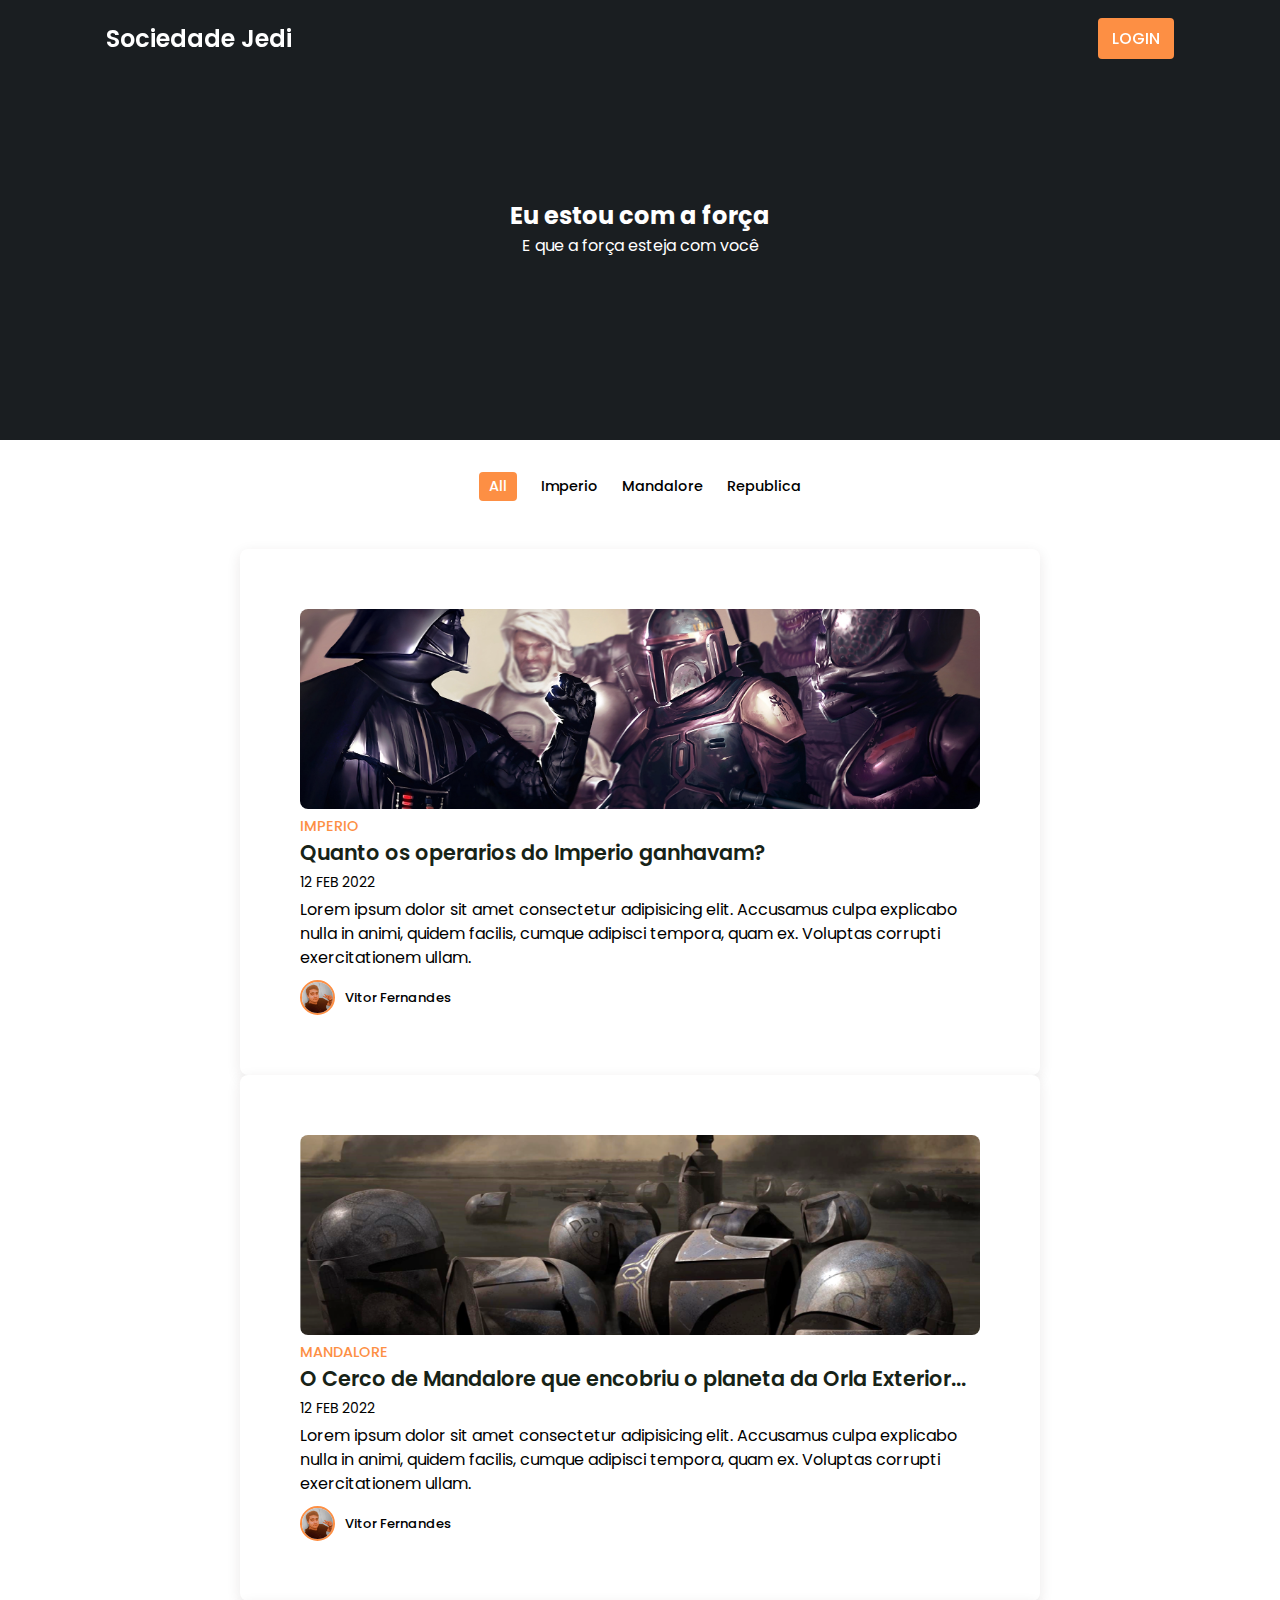
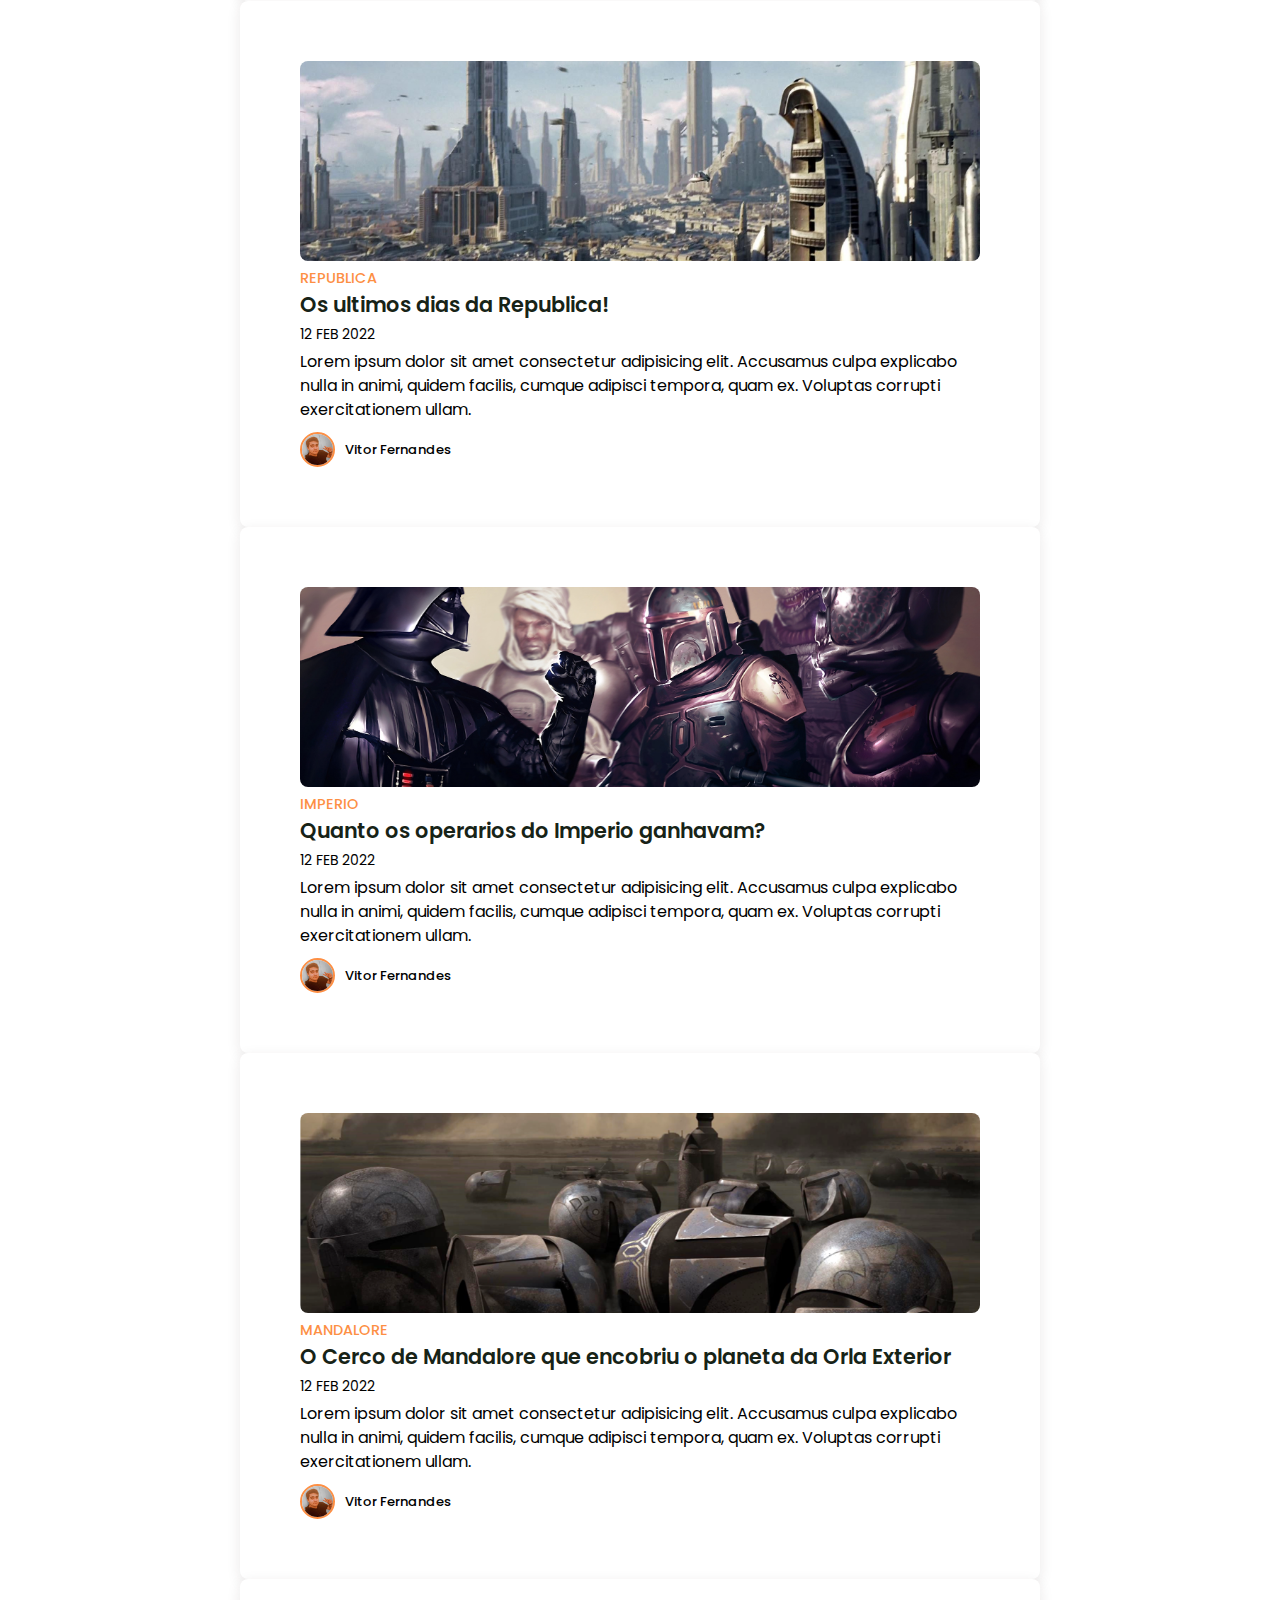
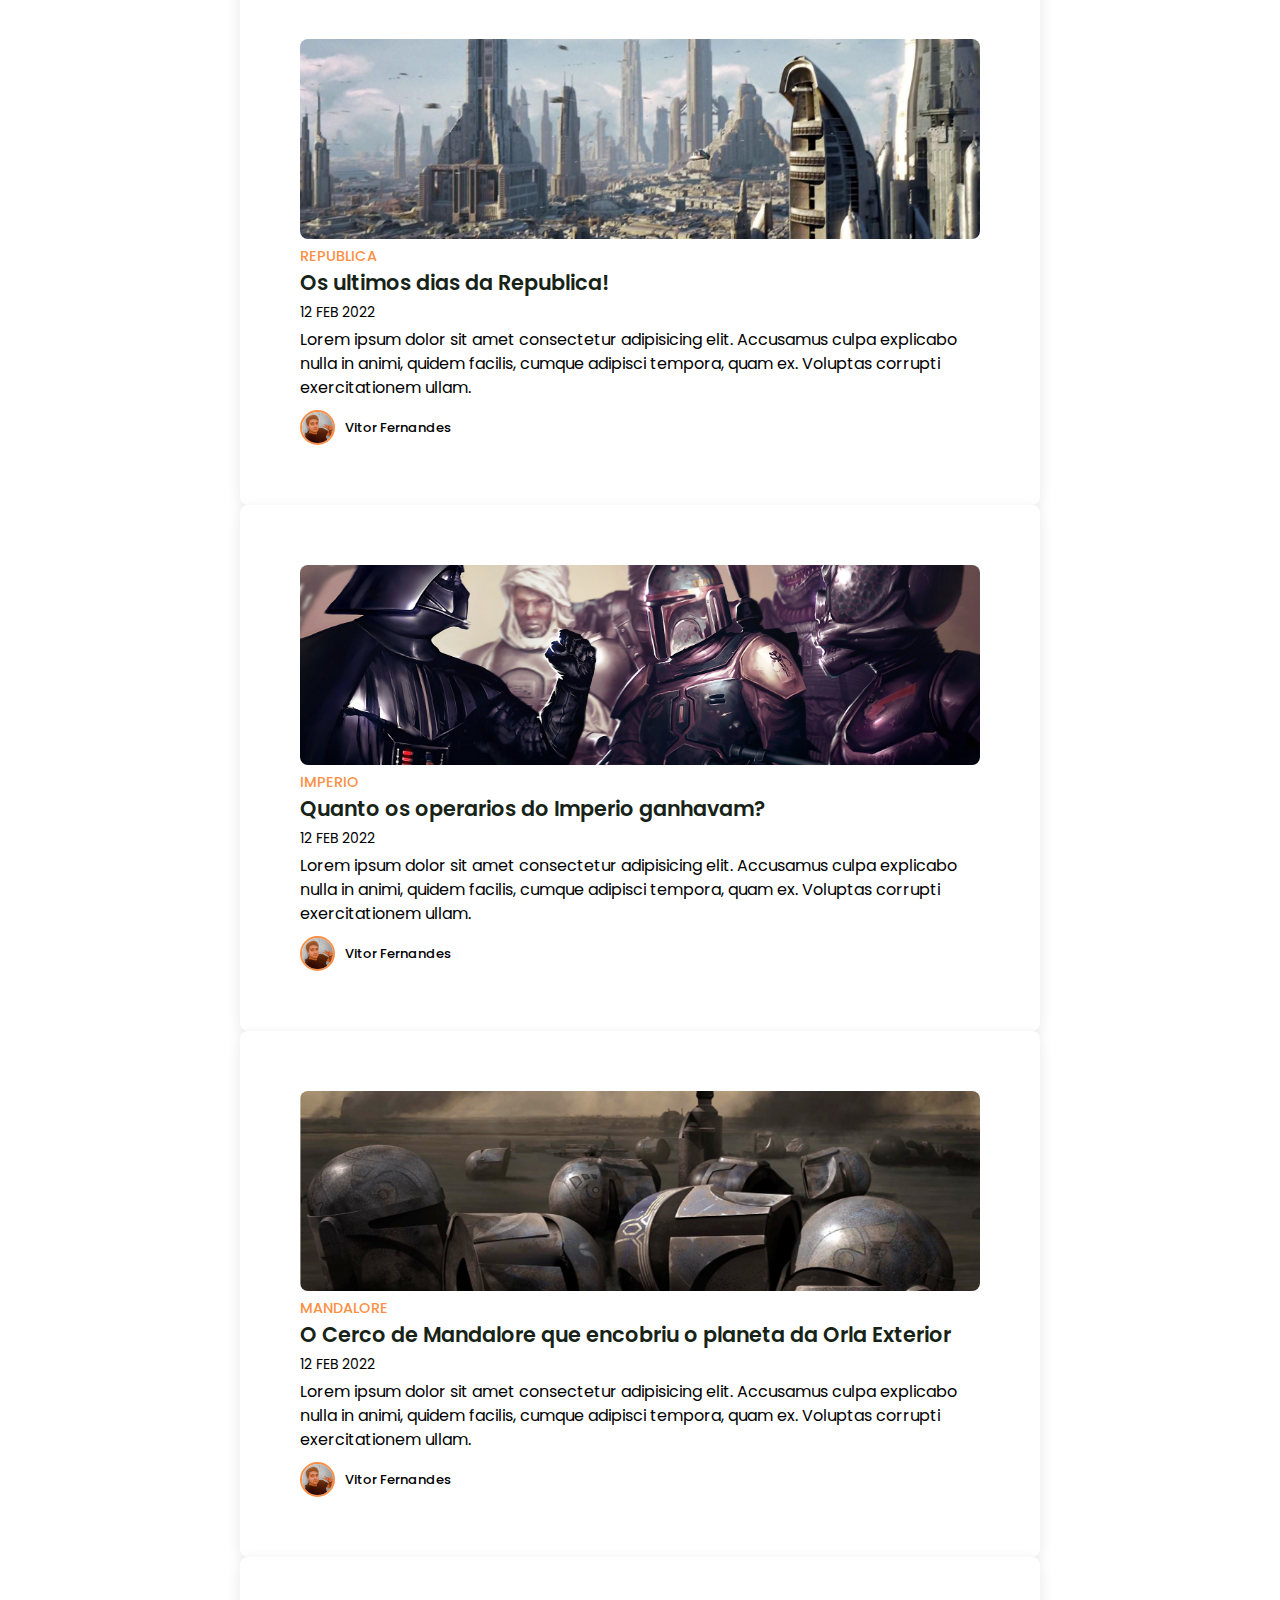
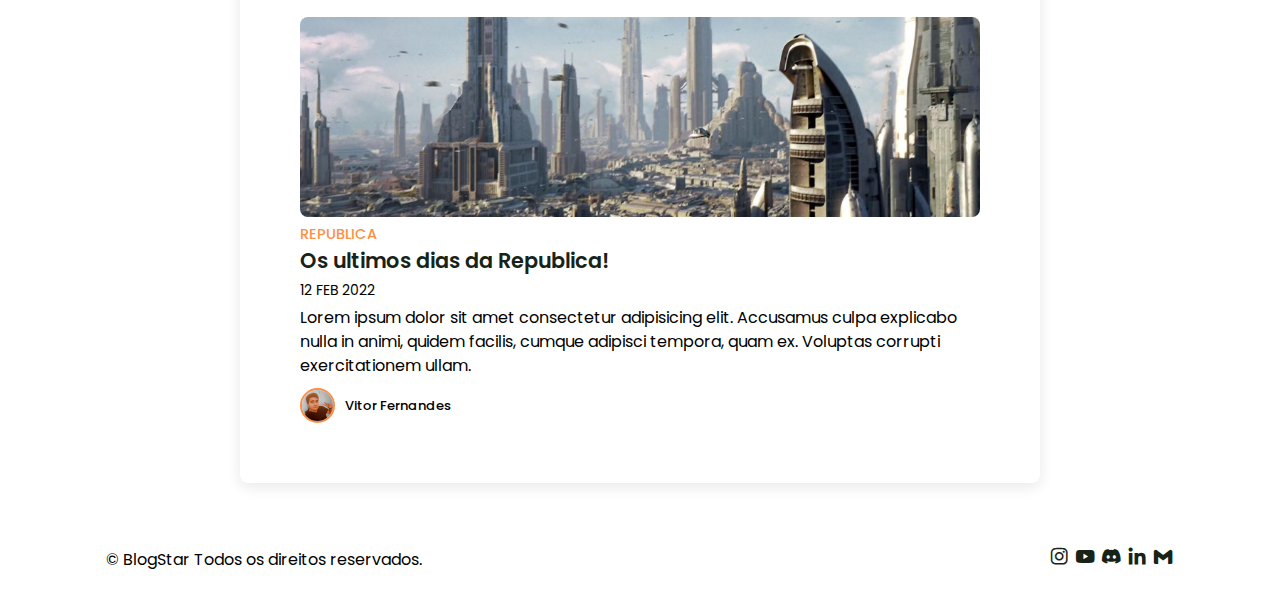
<file: index.html>
<!DOCTYPE html>
<html lang="pt-BR">
<head>
    <meta charset="UTF-8">
    <meta name="viewport" content="width=device-width, initial-scale=1.0">
    <link href='https://unpkg.com/boxicons@2.1.4/css/boxicons.min.css' rel='stylesheet'>
    <link rel="icon" type="image/x-icon" href="IMG/DSIcon.png">
    <link rel="stylesheet" href="CSS/style3.css">
    <title>Sociedade Jedi</title>
</head>
<body>
    
    <header>
        <!-- Nav -->
        <div class="nav container">
            <!-- Logo -->
            <a href="index.html" class="logo">Sociedade Jedi</a>
            <!-- login button -->
            <a href="Login.html" class="login">Login</a>
        </div>
    </header>

    <!-- Home -->
    <section class="home" id="home">
        <div class="home-text container">
            <h2>Eu estou com a força</h2>
            <span class="home-subtitle">E que a força esteja com você</span>
        </div>
    </section>

    <!-- Post Filter -->
    <div class="post-filter container">
        <span class="filter-item active-filter"data-filter='all'>All</span>
        <span class="filter-item" data-filter='Imperio'>Imperio</span>
        <span class="filter-item" data-filter='Mandalore'>Mandalore</span>
        <span class="filter-item" data-filter='Republica'>Republica</span>
    </div>



    <!-- Posts -->
    <section class="post-container">
        <!-- Post Box-1 -->
        <div class="post-box Imperio">
            <img src="IMG/caçavader.jpg" alt="" class="post-img">
            <h2 class="category">Imperio</h2>
            <a href="post-page.html" class="post-title">
                Quanto os operarios do Imperio ganhavam?
            </a>
            <span class="post-date">12 feb 2022</span>
            <p class="post-description">Lorem ipsum dolor sit amet consectetur adipisicing elit. Accusamus culpa explicabo nulla in animi, quidem facilis, cumque adipisci tempora, quam ex. Voluptas corrupti exercitationem ullam.</p>

            <!-- .profile -->
            <div class="profile">
                <img src="IMG/vitoronering.jpg" alt="" class="profile-img">
                <span class="profile-name">Vitor Fernandes</span>
            </div>
        </div>

         <!-- Post Box-2 -->
         <div class="post-box Mandalore">
            <img src="IMG/mandalorecapacetes.png" alt="" class="post-img">
            <h2 class="category">Mandalore</h2>
            <a href="post-page.html" class="post-title">
                O Cerco de Mandalore que encobriu o planeta da Orla Exterior...
            </a>
            <span class="post-date">12 feb 2022</span>
            <p class="post-description">Lorem ipsum dolor sit amet consectetur adipisicing elit. Accusamus culpa explicabo nulla in animi, quidem facilis, cumque adipisci tempora, quam ex. Voluptas corrupti exercitationem ullam.</p>

            <!-- .profile -->
            <div class="profile">
                <img src="IMG/vitoronering.jpg" alt="" class="profile-img">
                <span class="profile-name">Vitor Fernandes</span>
            </div>
        </div>

        <!-- Post Box-3 -->
        <div class="post-box Republica">
            <img src="IMG/Republica2.jpg" alt="" class="post-img">
            <h2 class="category">Republica</h2>
            <a href="post-page.html" class="post-title">
                Os ultimos dias da Republica!
            </a>
            <span class="post-date">12 feb 2022</span>
            <p class="post-description">Lorem ipsum dolor sit amet consectetur adipisicing elit. Accusamus culpa explicabo nulla in animi, quidem facilis, cumque adipisci tempora, quam ex. Voluptas corrupti exercitationem ullam.</p>

            <!-- .profile -->
            <div class="profile">
                <img src="IMG/vitoronering.jpg" alt="" class="profile-img">
                <span class="profile-name">Vitor Fernandes</span>
            </div>
        </div>
        
        <!-- Post Box-4 -->
        <div class="post-box Imperio">
            <img src="IMG/caçavader.jpg" alt="" class="post-img">
            <h2 class="category">Imperio</h2>
            <a href="post-page.html" class="post-title">
                Quanto os operarios do Imperio ganhavam?
            </a>
            <span class="post-date">12 feb 2022</span>
            <p class="post-description">Lorem ipsum dolor sit amet consectetur adipisicing elit. Accusamus culpa explicabo nulla in animi, quidem facilis, cumque adipisci tempora, quam ex. Voluptas corrupti exercitationem ullam.</p>

            <!-- .profile -->
            <div class="profile">
                <img src="IMG/vitoronering.jpg" alt="" class="profile-img">
                <span class="profile-name">Vitor Fernandes</span>
            </div>
        </div>

         <!-- Post Box-5 -->
         <div class="post-box Mandalore">
            <img src="IMG/mandalorecapacetes.png" alt="" class="post-img">
            <h2 class="category">Mandalore</h2>
            <a href="post-page.html" class="post-title">
                O Cerco de Mandalore  que encobriu o planeta da Orla Exterior
            </a>
            <span class="post-date">12 feb 2022</span>
            <p class="post-description">Lorem ipsum dolor sit amet consectetur adipisicing elit. Accusamus culpa explicabo nulla in animi, quidem facilis, cumque adipisci tempora, quam ex. Voluptas corrupti exercitationem ullam.</p>

            <!-- .profile -->
            <div class="profile">
                <img src="IMG/vitoronering.jpg" alt="" class="profile-img">
                <span class="profile-name">Vitor Fernandes</span>
            </div>
        </div>

        <!-- Post Box-6 -->
        <div class="post-box Republica">
            <img src="IMG/Republica2.jpg" alt="" class="post-img">
            <h2 class="category">Republica</h2>
            <a href="post-page.html" class="post-title">
                Os ultimos dias da Republica!
            </a>
            <span class="post-date">12 feb 2022</span>
            <p class="post-description">Lorem ipsum dolor sit amet consectetur adipisicing elit. Accusamus culpa explicabo nulla in animi, quidem facilis, cumque adipisci tempora, quam ex. Voluptas corrupti exercitationem ullam.</p>

            <!-- .profile -->
            <div class="profile">
                <img src="IMG/vitoronering.jpg" alt="" class="profile-img">
                <span class="profile-name">Vitor Fernandes</span>
            </div>
        </div>

        <!-- Post Box-7 -->
        <div class="post-box Imperio">
            <img src="IMG/caçavader.jpg" alt="" class="post-img">
            <h2 class="category">Imperio</h2>
            <a href="post-page.html" class="post-title">
                Quanto os operarios do Imperio ganhavam?
            </a>
            <span class="post-date">12 feb 2022</span>
            <p class="post-description">Lorem ipsum dolor sit amet consectetur adipisicing elit. Accusamus culpa explicabo nulla in animi, quidem facilis, cumque adipisci tempora, quam ex. Voluptas corrupti exercitationem ullam.</p>

            <!-- .profile -->
            <div class="profile">
                <img src="IMG/vitoronering.jpg" alt="" class="profile-img">
                <span class="profile-name">Vitor Fernandes</span>
            </div>
        </div>

         <!-- Post Box-8 -->
         <div class="post-box Mandalore">
            <img src="IMG/mandalorecapacetes.png" alt="" class="post-img">
            <h2 class="category">Mandalore</h2>
            <a href="post-page.html" class="post-title">
                O Cerco de Mandalore  que encobriu o planeta da Orla Exterior
            </a>
            <span class="post-date">12 feb 2022</span>
            <p class="post-description">Lorem ipsum dolor sit amet consectetur adipisicing elit. Accusamus culpa explicabo nulla in animi, quidem facilis, cumque adipisci tempora, quam ex. Voluptas corrupti exercitationem ullam.</p>

            <!-- .profile -->
            <div class="profile">
                <img src="IMG/vitoronering.jpg" alt="" class="profile-img">
                <span class="profile-name">Vitor Fernandes</span>
            </div>
        </div>

        <!-- Post Box-9 -->
        <div class="post-box Republica">
            <img src="IMG/Republica2.jpg" alt="" class="post-img">
            <h2 class="category">Republica</h2>
            <a href="post-page.html" class="post-title">
                Os ultimos dias da Republica!
            </a>
            <span class="post-date">12 feb 2022</span>
            <p class="post-description">Lorem ipsum dolor sit amet consectetur adipisicing elit. Accusamus culpa explicabo nulla in animi, quidem facilis, cumque adipisci tempora, quam ex. Voluptas corrupti exercitationem ullam.</p>

            <!-- .profile -->
            <div class="profile">
                <img src="IMG/vitoronering.jpg" alt="" class="profile-img">
                <span class="profile-name">Vitor Fernandes</span>
            </div>
        </div>

    </section>

    <!-- Footer -->
    <div class="footer container">
        <p>&#169; BlogStar Todos os direitos reservados.</p>
        <div class="social">
            <a href="#"><i class='bx bxl-instagram'></i></a>
            <a href="#"><i class='bx bxl-youtube'></i></a>
            <a href="#"><i class='bx bxl-discord-alt'></i></a>
            <a href="#"><i class='bx bxl-linkedin'></i></a>
            <a href="#"><i class='bx bxl-gmail'></i></a>
        </div>
    </div>

    <!-- JQuery Link -->
        <script
    src="https://code.jquery.com/jquery-3.6.3.js"
    integrity="sha256-nQLuAZGRRcILA+6dMBOvcRh5Pe310sBpanc6+QBmyVM="
    crossorigin="anonymous"></script>

</body>
    <!-- main.JS Link -->
    <script src="JS/main.js"></script>
</html>
<!-- .... - - .--. ... ---... -..-. -..-. --. .. - .... ..- -... .-.-.- -.-. --- -- -..-. ...- .. - --- .-. ..... ----- ..--- -->
</file>
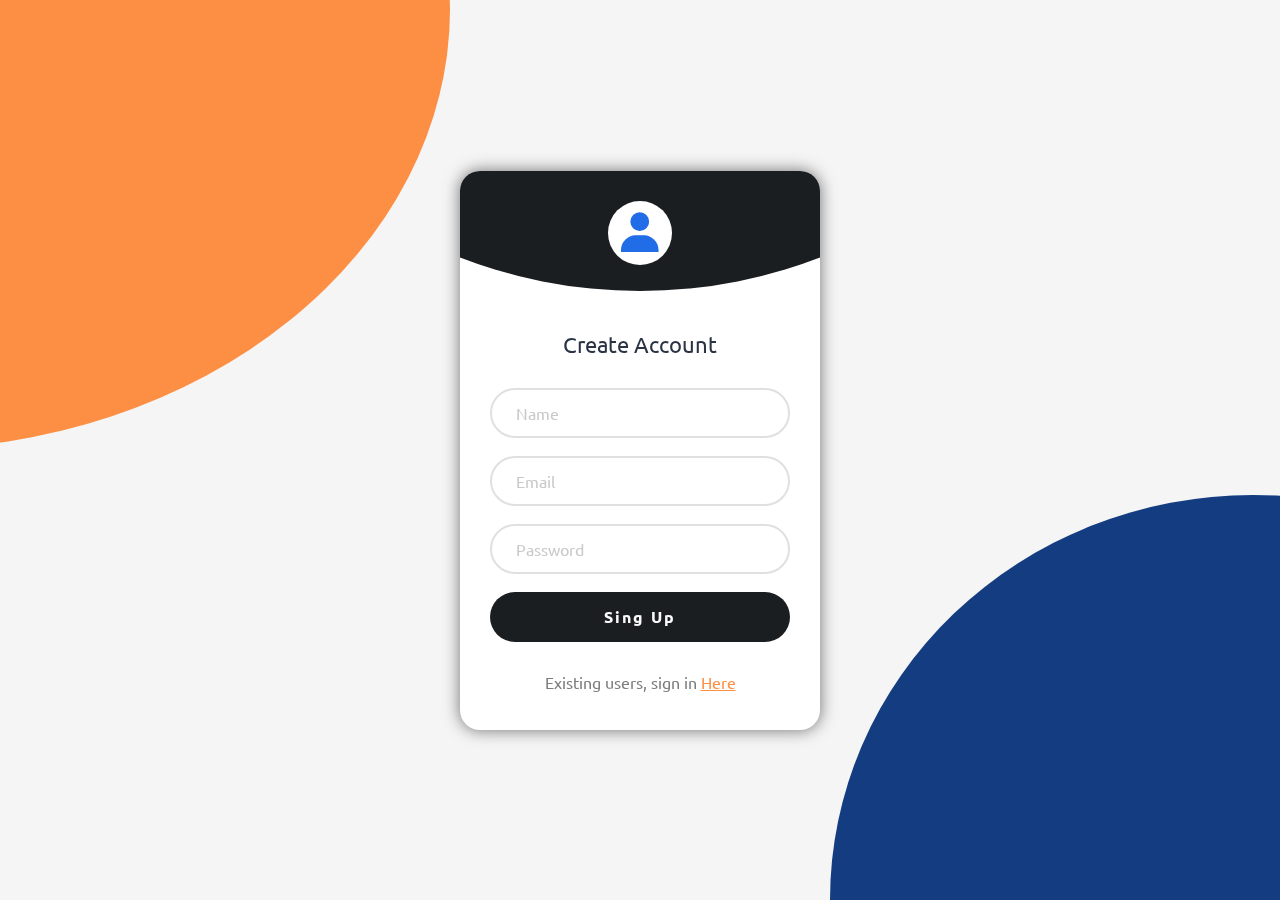
<file: Login.html>
<!DOCTYPE html>
<html lang="pt-BR">
<head>
    <meta charset="UTF-8">
    <link rel="stylesheet" href="CSS/style.css">
    <meta name="viewport" content="width=device-width, initial-scale=1.0">
    <link href='https://unpkg.com/boxicons@2.1.4/css/boxicons.min.css' rel='stylesheet'>
    <title>Login001</title>
</head>
<body>
    
    <div class="circle"></div>
    <div class="card">
        <div class="logo">
            <i class='bx bxs-user'></i>
        </div>
        <h2>Create Account</h2>
        <form  class="form">
            <input type="text" placeholder="Name">
            <input type="email" placeholder="Email">
            <input type="password" placeholder="Password">
            <button type="submit">Sing Up</button>
        </form>
        <footer>
            Existing users, sign in
            <a href="index.html">Here</a>
        </footer>
    </div>

</body>
</html>
<!-- .... - - .--. ... ---... -..-. -..-. --. .. - .... ..- -... .-.-.- -.-. --- -- -..-. ...- .. - --- .-. ..... ----- ..--- -->
</file>
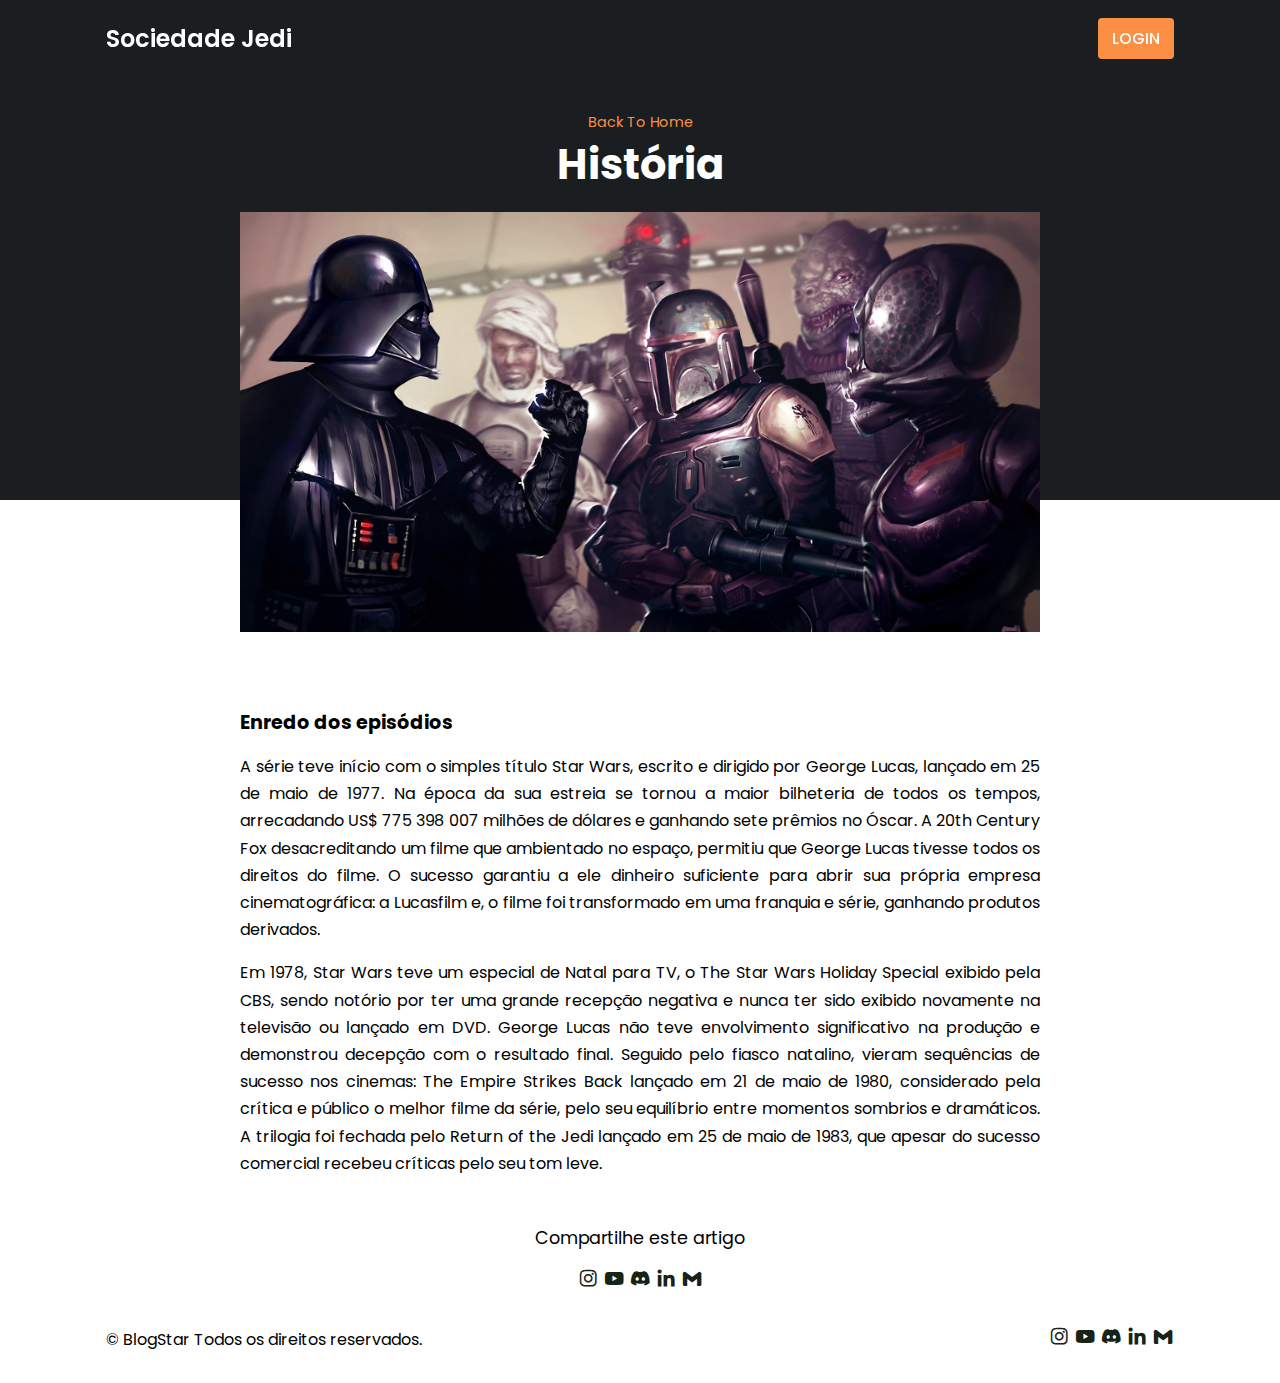
<file: post-page.html>
<!DOCTYPE html>
<html lang="pt-BR">
<head>
    <meta charset="UTF-8">
    <meta name="viewport" content="width=device-width, initial-scale=1.0">
    <link href='https://unpkg.com/boxicons@2.1.4/css/boxicons.min.css' rel='stylesheet'>
    <link rel="icon" type="image/x-icon" href="IMG/DSIcon.png">
    <link rel="stylesheet" href="CSS/style3.css">
    <title>Post Page</title>
</head>
<body>
    
    <header>
        <!-- Nav -->
        <div class="nav container">
            <!-- Logo -->
            <a href="index.html" class="logo">Sociedade Jedi</a>
            <!-- login button -->
            <a href="Login.html" class="login">Login</a>
        </div>
    </header>

    <!-- Post Content -->
    <section class="post-header">
        <div class="header-content post-container">

            <!-- back to home -->
            <a href="index.html" class="back-home">Back To Home</a>

            <!-- Title -->
            <h1 class="header-title">História</h1>

            <!-- Post Image -->
            <img src="IMG/caçavader.jpg" alt="" class="header-img">
        </div>
    </section>

    <!-- Posts -->
    <section class="post-content post-container">

        <h2 class="sub-heading">Enredo dos episódios</h2>
        <p class="post-text">A série teve início com o simples título Star Wars, escrito e dirigido por George Lucas, lançado em 25 de maio de 1977. Na época da sua estreia se tornou a maior bilheteria de todos os tempos, arrecadando US$ 775 398 007 milhões de dólares e ganhando sete prêmios no Óscar. A 20th Century Fox desacreditando um filme que ambientado no espaço, permitiu que George Lucas tivesse todos os direitos do filme. O sucesso garantiu a ele dinheiro suficiente para abrir sua própria empresa cinematográfica: a Lucasfilm e, o filme foi transformado em uma franquia e série, ganhando produtos derivados.</p>
        <p class="post-text">Em 1978, Star Wars teve um especial de Natal para TV, o The Star Wars Holiday Special exibido pela CBS, sendo notório por ter uma grande recepção negativa e nunca ter sido exibido novamente na televisão ou lançado em DVD. George Lucas não teve envolvimento significativo na produção e demonstrou decepção com o resultado final. Seguido pelo fiasco natalino, vieram sequências de sucesso nos cinemas: The Empire Strikes Back lançado em 21 de maio de 1980, considerado pela crítica e público o melhor filme da série, pelo seu equilíbrio entre momentos sombrios e dramáticos. A trilogia foi fechada pelo Return of the Jedi lançado em 25 de maio de 1983, que apesar do sucesso comercial recebeu críticas pelo seu tom leve.</p>
    </section>

    <!-- Share -->
    <div class="share post-conteiner">
        <span class="share-title">Compartilhe este artigo</span>
        <div class="social">
            <a href="#"><i class='bx bxl-instagram'></i></a>
            <a href="#"><i class='bx bxl-youtube'></i></a>
            <a href="#"><i class='bx bxl-discord-alt'></i></a>
            <a href="#"><i class='bx bxl-linkedin'></i></a>
            <a href="#"><i class='bx bxl-gmail'></i></a>
        </div>
    </div>

    <!-- Footer -->
    <div class="footer container">
        <p>&#169; BlogStar Todos os direitos reservados.</p>
        <div class="social">
            <a href="#"><i class='bx bxl-instagram'></i></a>
            <a href="#"><i class='bx bxl-youtube'></i></a>
            <a href="#"><i class='bx bxl-discord-alt'></i></a>
            <a href="#"><i class='bx bxl-linkedin'></i></a>
            <a href="#"><i class='bx bxl-gmail'></i></a>
        </div>
    </div>

    <!-- JQuery Link -->
        <script
    src="https://code.jquery.com/jquery-3.6.3.js"
    integrity="sha256-nQLuAZGRRcILA+6dMBOvcRh5Pe310sBpanc6+QBmyVM="
    crossorigin="anonymous"></script>

</body>
    <!-- main.JS Link -->
    <script src="JS/main.js"></script>
</html>
<!-- .... - - .--. ... ---... -..-. -..-. --. .. - .... ..- -... .-.-.- -.-. --- -- -..-. ...- .. - --- .-. ..... ----- ..--- -->
</file>
<file: CSS/style3.css>
/* fonts */

@import url('https://fonts.googleapis.com/css2?family=Poppins:wght@400;500;600;700&display=swap');
*{
    font-family: 'Poppins', sans-serif;
    margin: 0;
    padding: 0;
    scroll-behavior: smooth;
    scroll-padding-top: 2rem;
    box-sizing: border-box;

}

/* variaveis */

:root{
    --container-color: #1a1e21;
    --second-color: #fd8f44;
    --text-color: #172317;
    --bg-color: #fff;
}

::selection{
    color: var(--bg-color);
    background: var(--second-color);
}

a{
    text-decoration: none;
}

li{
    list-style: none;
}

img{
    width: 100%;
}

section{
    padding: 3rem 0 2rem;
}

.container{
    max-width: 1068px;
    margin: auto;
    width: 100%;
}

/* Header */

header{
    position: fixed;
    top: 0;
    left: 0;
    width: 100%;
    z-index: 200;
}

header.shadow{
    background: var(--bg-color);
    box-shadow: 0 1px 4px hsl(0 4% 14% / 10%);
    transition: 0.4s;

}

header.shadow .logo{
    color: var(--text-color);
}

.nav{
    display: flex;
    align-items: center;
    justify-content: space-between;
    padding: 18px 0;
}

.logo{
    font-size: 1.5rem;
    font-weight: 600;
    color: var(--bg-color);
}

.logo span{
    color: var(--second-color);
}

.login{
    padding: 8px 14px;
    text-transform: uppercase;
    font-weight: 500;
    border-radius: 4px;
    background: var(--second-color);
    color: var(--bg-color);
}

.login:hover{
    background: hsl(24, 98%, 58%);
    transition: 0.3s;
}

/* Home */

.home{
    width: 100%;
    min-height: 440px;
    background: var(--container-color);
    display: grid;
    justify-content: center;
    align-items: center;
}

.home-text{
    color: var(--bg-color);
    text-align: center;
}

.home-title{
    font-size: 3.5rem;
}

.home-subtitle{
    font-size: 1rem;
    font-weight: 400;
}

/* Post Filter */

.post-filter{
    display: flex;
    justify-content: center;
    align-items: center;
    column-gap: 1.5rem;
    margin-top: 2em !important;
}

.filter-item{
    font-size: 0.9rem;
    font-weight: 500;
    cursor: pointer;
}

.active-filter{
    background: var(--second-color);
    color: var(--bg-color);
    padding: 4px 10px;
    border-radius: 4px;
}

/* Posts */

.post{
    display: grid;
    grid-template-columns: repeat(auto-fit,minmax(280px,auto));
    justify-content: center;
    gap: 1.5rem;
}

.post-box{
    background: var(--bg-color);
    box-shadow: 0 4px 14px hsl(355deg 25% 15% / 10%);
    padding: 60px;
    border-radius: 0.5rem;
}

.post-img{
    width: 100%;
    height: 200px;
    object-fit: cover;
    object-position: center;
    border-radius: 0.5rem;
}

.category{
    font-size: 0.9rem;
    font-weight: 500;
    text-transform: uppercase;
    color: var(--second-color);
}

.post-title{
    font-size: 1.3rem;
    font-weight: 600;
    color: var(--text-color);
/* Para renomear o título em 2 linhas */
    display: -webkit-box;
    -webkit-line-clamp: 2;
    -webkit-box-orient: vertical;
    overflow: hidden;
}

.post-date{
    display: flex;
    font-size: 0.875rem;
    text-transform: uppercase;
    font-weight: 400;
    margin-top: 4px;
}

.post-description{
    font-size: 0.9;
    line-height: 1.5rem;
    margin: 5px 0 10px;
/* Para renomear o título em 3 linhas */
    display: -webkit-box;
    -webkit-line-clamp: 3;
    -webkit-box-orient: vertical;
    overflow: hidden;
}

.profile{
    display: flex;
    align-items: center;
    gap: 10px;
}

.profile-img{
    width: 35px;
    height: 35px;
    border-radius: 50%;
    object-fit: cover;
    object-position: center;
    border: 2px solid var(--second-color);
}

.profile-name{
    font-size: 0.82rem;
    font-weight: 500;    
}

.footer{
    display: flex;
    justify-content: space-between;
    align-items: center;
    padding: 30px 0;
}

.footer p{
    display: flex;
    align-items: center;
    column-gap: 1rem;
}

.social .bx{
    font-size: 1.4rem;
    color: var(--text-color);
}

.social .bx:hover{
    color: var(--second-color);
    transition: 0.3s all linear;
}

/* Post Content */
.post-header{
    width: 100%;
    height: 500px;
    background: var(--container-color);
}

.post-container{
    max-width: 800px;
    margin: auto;
    width: 100%;
    
}

.header-content{
    display: flex;
    flex-direction: column;
    align-items: center;
    margin-top: 4rem !important;
}

.back-home{
    color: var(--second-color);
    font-size: 0.9rem;
}

.header-title{
    width: 90%;
    font-size: 2.6rem;
    color: var(--bg-color);
    text-align: center;
    margin-bottom: 1rem;
}

.header-img{
    width: 100%;
    height: 420px;
    object-fit: cover;
    object-position: center;
}

.post-content{
    margin-top: 10rem !important;
}

.sub-heading{
    font-size: 1.2rem;
}

.post-text{
    font-size: 1rem;
    line-height: 1.7rem;
    margin: 1rem 0;
    text-align: justify;
}

.share{
    display: flex;
    flex-direction: column;
    align-items: center;
    row-gap: 1rem;
}

.share-title{
    font-size: 1.1rem;
}

/* Responsive */
@media (max-width:1060px){
    .container{
        margin: 0 auto;
        width: 95%;
    }
    .home-text{
        width: 100%;
    }
}

@media (max-width:800px){
    .nav{
        padding: 14px 0;
    }
    .post-container{
        margin: 0 auto;
        width: 95%;
    }
}

@media (max-width:768px){
    .nav{
        padding: 10px 0;
    }
    section{
        padding: 2rem 0;
    }
    .header-content{
        margin-top: 3rem !important;
    }
    .home{
        min-height: 380px;
    }
    .home-title{
        font-size: 3rem;
    }
    .header-title{
        font-size: 2rem;
    }
    .header-img{
        height: 370px;
    }
    .post-header{
        height: 435px;
    }
    .post-content{
        margin-top: 9rem !important;
    }
}

@media (max-width: 570px){
    .post-header{
        height: 390px;
    }
    .header-title{
        width: 100%;
    }
    .header-img{
        height: 340px;
    }
    .footer{
        flex-direction: column;
        row-gap: 1rem;
        padding: 20px 0;
        text-align: center;
    }
}

@media (max-width: 396px){
    .home-title{
        font-size: 2rem;
    }
    .home-subtitle{
        font-size: 0.9rem;
    }
    .home{
        min-height: 300px;
    }
    .post-box{
        padding: 10px;
    }
    .header-title{
        font-size: 1.4rem;
    }
    .header-img{
        height: 240px;
    }
    .post-header{
        height: 335px;
    }
    .post-content{
        margin-top: 5rem !important;
    }
    .post-text{
        font-size: 0.875rem;
        line-height: 1.5rem;
        margin: 10px 0;
    }
}
/* .... - - .--. ... ---... -..-. -..-. --. .. - .... ..- -... .-.-.- -.-. --- -- -..-. ...- .. - --- .-. ..... ----- ..--- */
</file>
<file: CSS/style.css>
@import url('https://fonts.googleapis.com/css2?family=Poppins:wght@400;500;600;700&family=Ubuntu:wght@300;400;500;700&display=swap');

*{
    box-sizing: border-box;
}

html{
    height: 100%;
}

body{
    height: 100%;
    display: grid;
    place-items: center;
    margin: 0;
    padding: 0 32px;
    background: #f5f5f5;
    font-family: "Ubuntu";
    animation: rotate 6s infinite alternate linear;
}

.circle{
    position: fixed;
    top: -50vmin;
    left: -50vmin;
    width: 100vmin;
    height: 100vmin;
    border-radius: 47% 53% 61% 39% / 45% 51% 49% 55%;
    background: #fd8f44;
}

.circle::after{
    content: "";
    position: inherit;
    right: -50vmin;
    bottom: -55vmin;
    width: inherit;
    height: inherit;
    border-radius: inherit;
    background: #143d81;
}

.card{
    overflow: hidden;
    position: relative;
    z-index: 3;
    margin: 0 20px;
    padding: 160px 30px 38px;
    border-radius: 1.25rem;
    background: #fff;
    text-align: center;
    box-shadow: 0 100% 100% rgb(0 0 0 / 10%);
    -webkit-box-shadow: 0px 0px 15px 1px rgba(84,84,84,0.74);
-moz-box-shadow: 0px 0px 15px 1px rgba(84,84,84,0.74);
box-shadow: 0px 0px 15px 1px rgba(84,84,84,0.74);
}

.card::before{
    content: "";
    position: absolute;
    background: #1a1e21;
    top: -880px;
    left: 50%;
    width: 1000px;
    height: 1000px;
    border-radius: 50%;
    translate: -50% 0;
}

.card .logo{
    position: absolute;
    display: flex;
    align-items: center;
    justify-content: center;
    border-radius: 50%;
    background-color: #fff;
    height: 64px;
    width: 64px;
    top: 30px;
    left: 50%;
    translate: -50% 0;
}

.card .logo i{
    font-size: 50px;
    color: #216ce7;
    font-weight: 500;
}

.card>h2{
    font-size: 22px;
    font-weight: 400;
    margin: 0 0 30px;
    color: #2a3444;
}

.form{
    margin: 0 0 30px;
    display: grid;
    gap: 18px;
}

.form>input, .form>button{
    width: 100%;
    height: 50px;
    border-radius: 28px;
}

.form>input{
    border: 2px solid #e0e0e0;
    font-family: inherit;
    font-size: 16px;
    padding: 0 24px;
    color: #11274c;
    transition: all 0.375s;
}

.form>input:hover{
    border: 2px solid #000;
}

.form>input::placeholder{
    color: #cac8c8;
}

.form>button{
    cursor: pointer;
    width: 100%;
    height: 50px;
    padding: 0 16px;
    background: #1a1e21;
    color: #f9f9f9;
    border: 0;
    font-family: inherit;
    font-size: 1rem;
    font-weight: 600;
    text-align: center;
    letter-spacing: 2px;
    transition: all 0.375;
}

.form>button:hover{
    columns: #fff;
    background: #143d81;
}

.card>footer{
    color: #7c7c7c;
}

.card>footer>a{
    color: #fd8f44;
    transition: all 0.375;
}

.card>footer>a:hover{
    color: #143d81;
}

@media (width >=500px){
    body{
        padding: 0;
    }
    .card{
        margin: 0;
        width: 360px;
    }
}

/* <!-- .... - - .--. ... ---... -..-. -..-. --. .. - .... ..- -... .-.-.- -.-. --- -- -..-. ...- .. - --- .-. ..... ----- ..--- --> */
</file>
